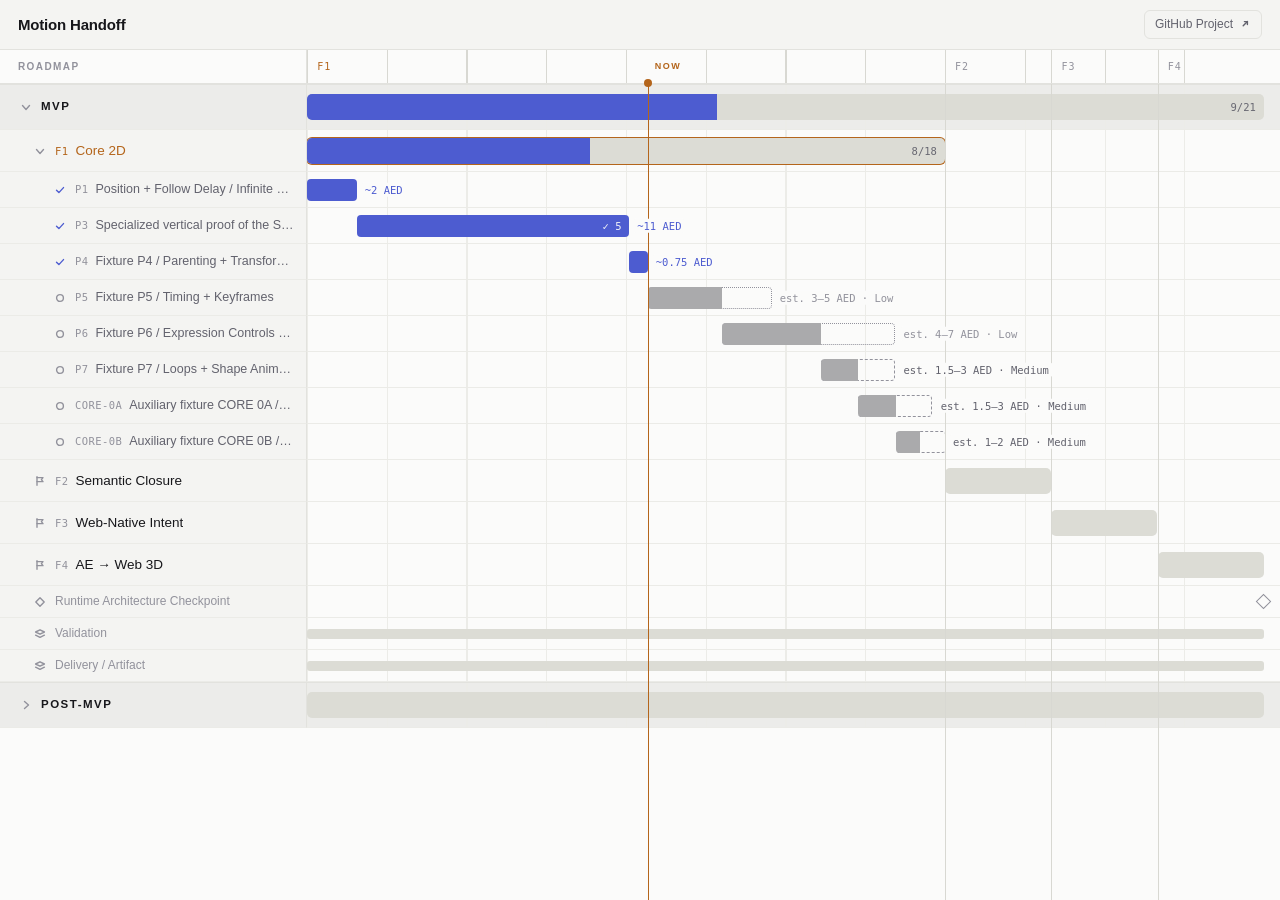
<file: index.html>
<!doctype html>
<html lang="pt-BR">
<head>
<meta charset="utf-8">
<meta name="viewport" content="width=device-width, initial-scale=1">
<title>Motion Handoff · Project Atlas</title>
<link rel="stylesheet" href="atlas.css">
</head>
<body>
<!--
  Casca estrutural. Nenhum estado, percentual, conclusão de fase ou coordenada
  do eixo vive aqui: tudo é renderizado a partir de atlas-data.json, projetado
  das fontes canônicas. Editar esta página não move marcador, não fecha fase e
  não altera progresso.
-->
<div id="atlas" class="app" hidden></div>
<noscript><p class="fallback">Renderizado a partir de <code>atlas-data.json</code>.</p></noscript>
<p id="atlas-error" class="fallback" hidden></p>
<script type="application/json" id="atlas-data">{"schema":3,"links":{"project":"https://github.com/users/diegoaS86/projects/1"},"mvp":{"href":"https://github.com/users/diegoaS86/projects/1/views/6","progress":{"done":9,"total":21,"state":"PARTIAL","ratio":0.42857142857142855},"marker":0.35598705501618116,"checkpoint":{"display":"Runtime Architecture Checkpoint"},"phases":[{"ordinal":"F1","phase":"MOTION_CORE_2D","display":"F1 · Core 2D","current":true,"complete":false,"expandable":true,"href":"https://github.com/users/diegoaS86/projects/1/views/5?filterQuery=phase%3AMOTION_CORE_2D","progress":{"done":8,"total":18,"state":"PARTIAL","ratio":0.4444444444444444},"lane":{"start":0,"end":0.6666666666666666,"width":0.6666666666666666},"items":[{"kind":"milestone","key":"P1","id":null,"title":"Position + Follow Delay / Infinite Loop","status":"Done","done":true,"progress":{"done":1,"total":1,"state":"COMPLETE","ratio":1},"aed":{"kind":"ACTUAL","days":2,"confidence":"MEDIUM"},"href":"https://github.com/users/diegoaS86/projects/1/views/5?filterQuery=phase%3AMOTION_CORE_2D","band":"done","lane":{"start":0,"end":0.0517799352750809,"width":0.0517799352750809},"core":null},{"kind":"feature","key":"P3","id":"P3-SHOWCASE","title":"Specialized vertical proof of the Specialized Output Web (Feature)","status":"Done","done":true,"progress":{"done":5,"total":5,"state":"COMPLETE","ratio":1},"aed":{"kind":"ACTUAL","days":11,"confidence":"MEDIUM"},"href":"https://github.com/users/diegoaS86/projects/1/views/5?filterQuery=MVP_F1_MC2D_P3","band":"done","lane":{"start":0.0517799352750809,"end":0.33656957928802583,"width":0.28478964401294493},"core":null},{"kind":"feature","key":"P4","id":"P4-PARENTING-TRANSFORM","title":"Fixture P4 / Parenting + Transform Complete (Feature)","status":"Done","done":true,"progress":{"done":1,"total":1,"state":"COMPLETE","ratio":1},"aed":{"kind":"ACTUAL","days":0.75,"confidence":"HIGH"},"href":"https://github.com/users/diegoaS86/projects/1/views/5?filterQuery=MVP_F1_MC2D_P4","band":"done","lane":{"start":0.33656957928802583,"end":0.35598705501618116,"width":0.019417475728155338},"core":null},{"kind":"feature","key":"P5","id":"P5-TIMING-KEYFRAMES","title":"Fixture P5 / Timing + Keyframes","status":"Next","done":false,"progress":{"done":0,"total":1,"state":"PARTIAL","ratio":0},"aed":{"kind":"ESTIMATE","min":3,"max":5,"confidence":"LOW","used":null},"href":"https://github.com/users/diegoaS86/projects/1/views/5?filterQuery=MVP_F1_MC2D_P5","band":"active","lane":{"start":0.35598705501618116,"end":0.4854368932038834,"width":0.12944983818770225},"core":{"start":0.35598705501618116,"end":0.43365695792880254,"width":0.07766990291262135}},{"kind":"feature","key":"P6","id":"P6-EXPRESSION-CONTROLS","title":"Fixture P6 / Expression Controls + References","status":"Ready","done":false,"progress":{"done":0,"total":1,"state":"PARTIAL","ratio":0},"aed":{"kind":"ESTIMATE","min":4,"max":7,"confidence":"LOW","used":null},"href":"https://github.com/users/diegoaS86/projects/1/views/5?filterQuery=MVP_F1_MC2D_P6","band":"active","lane":{"start":0.43365695792880254,"end":0.6148867313915857,"width":0.18122977346278316},"core":{"start":0.43365695792880254,"end":0.5372168284789643,"width":0.1035598705501618}},{"kind":"feature","key":"P7","id":"P7-LOOPS-SHAPE-ANIMATION","title":"Fixture P7 / Loops + Shape Animation","status":"Ready","done":false,"progress":{"done":0,"total":1,"state":"PARTIAL","ratio":0},"aed":{"kind":"ESTIMATE","min":1.5,"max":3,"confidence":"MEDIUM","used":null},"href":"https://github.com/users/diegoaS86/projects/1/views/5?filterQuery=MVP_F1_MC2D_P7","band":"active","lane":{"start":0.5372168284789643,"end":0.6148867313915857,"width":0.07766990291262135},"core":{"start":0.5372168284789643,"end":0.576051779935275,"width":0.038834951456310676}},{"kind":"feature","key":"CORE-0A","id":"CORE-0A-BUTTON-TRIM-OFFSET","title":"Auxiliary fixture CORE 0A / Button Trim Offset","status":"Ready","done":false,"progress":{"done":0,"total":1,"state":"PARTIAL","ratio":0},"aed":{"kind":"ESTIMATE","min":1.5,"max":3,"confidence":"MEDIUM","used":null},"href":"https://github.com/users/diegoaS86/projects/1/views/5?filterQuery=MVP_F1_MC2D_CORE-0A","band":"active","lane":{"start":0.576051779935275,"end":0.6537216828478963,"width":0.07766990291262135},"core":{"start":0.576051779935275,"end":0.6148867313915857,"width":0.038834951456310676}},{"kind":"feature","key":"CORE-0B","id":"CORE-0B-TRIM-INDIVIDUALLY","title":"Auxiliary fixture CORE 0B / Trim Individually","status":"Ready","done":false,"progress":{"done":0,"total":1,"state":"PARTIAL","ratio":0},"aed":{"kind":"ESTIMATE","min":1,"max":2,"confidence":"MEDIUM","used":null},"href":"https://github.com/users/diegoaS86/projects/1/views/5?filterQuery=MVP_F1_MC2D_CORE-0B","band":"active","lane":{"start":0.6148867313915857,"end":0.6666666666666665,"width":0.0517799352750809},"core":{"start":0.6148867313915857,"end":0.6407766990291262,"width":0.02588996763754045}}]},{"ordinal":"F2","phase":"SEMANTIC_CLOSURE","display":"F2 · Semantic Closure","current":false,"complete":false,"expandable":false,"href":"https://github.com/users/diegoaS86/projects/1/views/5?filterQuery=phase%3ASEMANTIC_CLOSURE","progress":{"done":0,"total":1,"state":"PARTIAL","ratio":0},"lane":{"start":0.6666666666666666,"end":0.7777777777777777,"width":0.1111111111111111},"items":[]},{"ordinal":"F3","phase":"INTERACTION_SEMANTICS","display":"F3 · Web-Native Intent","current":false,"complete":false,"expandable":false,"href":"https://github.com/users/diegoaS86/projects/1/views/5?filterQuery=phase%3AINTERACTION_SEMANTICS","progress":{"done":0,"total":0,"state":"EMPTY","ratio":null},"lane":{"start":0.7777777777777778,"end":0.8888888888888888,"width":0.1111111111111111},"items":[]},{"ordinal":"F4","phase":"THREE_D","display":"F4 · AE → Web 3D","current":false,"complete":false,"expandable":false,"href":"https://github.com/users/diegoaS86/projects/1/views/5?filterQuery=phase%3ATHREE_D","progress":{"done":0,"total":1,"state":"PARTIAL","ratio":0},"lane":{"start":0.8888888888888888,"end":1,"width":0.1111111111111111},"items":[]}]},"crossCutting":{"href":"https://github.com/users/diegoaS86/projects/1/views/7","tracks":[{"phase":"VALIDATION","display":"Validation","href":"https://github.com/users/diegoaS86/projects/1/views/5?filterQuery=phase%3AVALIDATION","progress":{"done":0,"total":0,"state":"EMPTY","ratio":null}},{"phase":"DELIVERY_ARTIFACT","display":"Delivery / Artifact","href":"https://github.com/users/diegoaS86/projects/1/views/5?filterQuery=phase%3ADELIVERY_ARTIFACT","progress":{"done":0,"total":2,"state":"PARTIAL","ratio":0}}]},"postMvp":{"href":"https://github.com/users/diegoaS86/projects/1/views/8","progress":{"done":0,"total":1,"state":"PARTIAL","ratio":0},"domains":["PROCEDURAL_WEB_NATIVE_MOTION","ADVANCED_EFFECTS","RIGGING","RUNTIME_EXTENSIBILITY","AUDIO_PERIPHERAL"]},"problems":[]}</script>
<script src="atlas.js"></script>
</body>
</html>
</file>
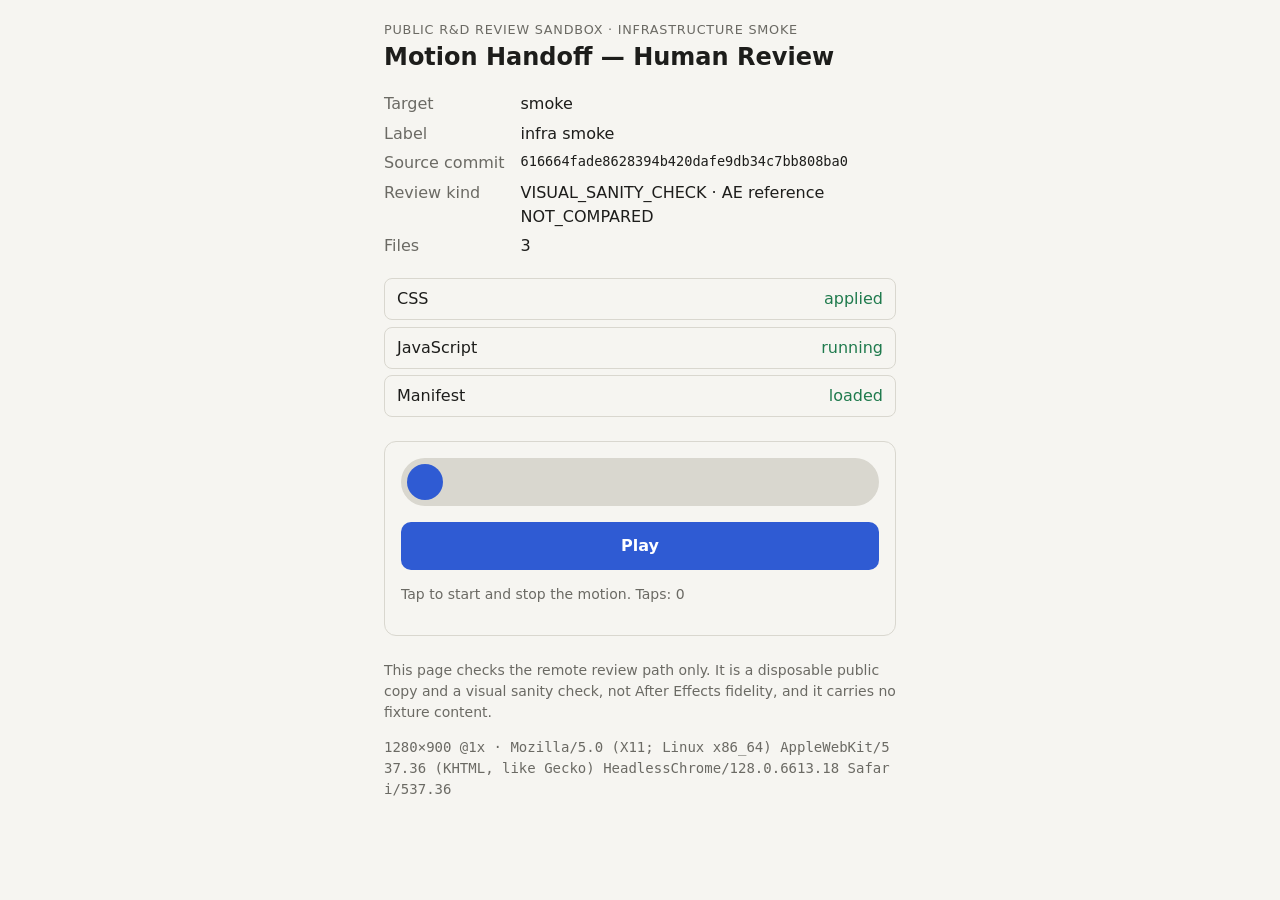
<file: review-sandbox/index.html>
<!doctype html>
<html lang="en">
<head>
  <meta charset="utf-8">
  <meta name="viewport" content="width=device-width, initial-scale=1, viewport-fit=cover">
  <meta name="robots" content="noindex, nofollow">
  <title>Motion Handoff — Human Review</title>
  <link rel="stylesheet" href="smoke.css">
</head>
<body>
  <main>
    <header>
      <p class="eyebrow">Public R&amp;D review sandbox · infrastructure smoke</p>
      <h1>Motion Handoff — Human Review</h1>
    </header>

    <dl class="facts">
      <dt>Target</dt><dd id="target">loading manifest…</dd>
      <dt>Label</dt><dd id="label">—</dd>
      <dt>Source commit</dt><dd id="sha" class="mono">—</dd>
      <dt>Review kind</dt><dd id="kind">—</dd>
      <dt>Files</dt><dd id="files">—</dd>
    </dl>

    <section class="checks" aria-label="Static asset checks">
      <p id="check-css" class="check" data-state="fail">CSS <span>not applied</span></p>
      <p id="check-js" class="check" data-state="fail">JavaScript <span>not running</span></p>
      <p id="check-manifest" class="check" data-state="fail">Manifest <span>not loaded</span></p>
    </section>

    <section class="stage" aria-label="Interactive control">
      <div class="track"><div id="dot" class="dot"></div></div>
      <button id="toggle" type="button" disabled>Play</button>
      <p class="hint">Tap to start and stop the motion. Taps: <output id="taps">0</output></p>
    </section>

    <p class="note">This page checks the remote review path only. It is a disposable public copy and a visual sanity check, not
      After Effects fidelity, and it carries no fixture content.</p>
    <p class="viewport mono" id="viewport"></p>
  </main>
  <script src="smoke.js"></script>
</body>
</html>
</file>
<file: atlas.css>
/*
  Motion Handoff · Project Atlas
  Ferramenta de tela cheia: coluna de hierarquia fixa à esquerda, timeline à
  direita. O eixo horizontal é progressão relativa — nunca calendário. Dentro
  de uma fase medida, o comprimento de uma linha é proporcional aos seus
  Active Execution Days (D-015), e ainda assim nenhuma data é desenhada.

  Dark é o tema base. Claro existe para quem pediu claro no sistema.
*/

:root {
  color-scheme: dark;

  --bg: #0c0c10;
  --rail-bg: #101015;
  --row-hover: #16161d;
  --line: #1e1e26;
  --line-soft: #17171d;
  --grid: #16161c;
  --grid-edge: #26262f;

  --txt: #eaeaef;
  --txt-2: #9a9aa8;
  --txt-3: #62626e;

  /* Três cores fazem trabalho semântico. Nenhuma outra é usada. */
  --done: #6d7ce8;
  --current: #e8974a;
  --blocked: #dd5c78;

  /* Massa neutra: futuro é barra de verdade, não contorno. */
  --neutral: #23232c;
  --neutral-hi: #2e2e39;

  --mono: ui-monospace, SFMono-Regular, "SF Mono", Menlo, Consolas, monospace;
  --sans: -apple-system, BlinkMacSystemFont, "Segoe UI", Inter, Roboto, Helvetica, Arial, sans-serif;

  --rail: clamp(258px, 24vw, 320px);
  /* Folga à direita do eixo: o fim da jornada (x = 1) precisa caber inteiro,
     em vez de ser cortado pela borda do viewport. */
  --gut: 16px;
  --pad: 18px;
  --timeline-min: 640px;
  --ruler-h: 34px;
}

@media (prefers-color-scheme: light) {
  :root {
    color-scheme: light;
    --bg: #fbfbfa;
    --rail-bg: #f4f4f2;
    --row-hover: #eeeeec;
    --line: #e2e2de;
    --line-soft: #ebebe7;
    --grid: #ecece8;
    --grid-edge: #d8d8d2;
    --txt: #17171b;
    --txt-2: #62626d;
    --txt-3: #92929c;
    --done: #4d5cd0;
    --current: #b4651b;
    --blocked: #c23a58;
    --neutral: #dcdcd5;
    --neutral-hi: #c8c8c0;
  }
}

* { box-sizing: border-box; }

html, body { height: 100%; }

body {
  margin: 0;
  background: var(--bg);
  color: var(--txt);
  font: 13px/1.45 var(--sans);
  -webkit-font-smoothing: antialiased;
  overflow: hidden;
}

.fallback {
  max-width: 40rem;
  margin: 4rem auto;
  padding: 0 1.5rem;
  color: var(--txt-2);
}

/* ── shell ───────────────────────────────────────────────────────── */

.app {
  display: flex;
  flex-direction: column;
  width: 100vw;
  height: 100vh;
  overflow: hidden;
}

.topbar {
  flex: none;
  display: flex;
  align-items: center;
  justify-content: space-between;
  gap: 16px;
  height: 50px;
  padding: 0 var(--pad);
  border-bottom: 1px solid var(--line);
  background: var(--rail-bg);
}

.topbar h1 {
  margin: 0;
  font: 600 15px/1 var(--sans);
  letter-spacing: -.012em;
}

.ext {
  display: inline-flex;
  align-items: center;
  gap: 6px;
  padding: 5px 10px;
  border: 1px solid var(--line);
  border-radius: 6px;
  color: var(--txt-2);
  font-size: 12px;
  text-decoration: none;
  transition: color .14s ease, border-color .14s ease, background .14s ease;
}

.ext:hover { color: var(--txt); border-color: var(--grid-edge); background: var(--row-hover); }

/* O board rola nos dois eixos; a coluna de hierarquia e a régua ficam. */
.board {
  flex: 1;
  overflow: auto;
  overscroll-behavior: contain;
}

.canvas {
  position: relative;
  min-width: calc(var(--rail) + var(--timeline-min) + var(--gut));
  /* O canvas ocupa a altura toda mesmo com poucas linhas: as verticais do eixo
     descem até o fim, como numa timeline de verdade, em vez de pararem na
     última linha e deixarem o rodapé órfão. */
  min-height: 100%;
  padding-bottom: 48px;
}

/* ── linha ───────────────────────────────────────────────────────── */

.row {
  display: grid;
  grid-template-columns: var(--rail) minmax(0, 1fr) var(--gut);
  align-items: stretch;
  height: 36px;
}

.row--horizon { height: 46px; }
.row--phase { height: 42px; }
.row--lane { height: 32px; }

.rname {
  position: sticky;
  left: 0;
  /* Acima do rótulo de AED (2), que por sua vez fica acima do marcador (1). */
  z-index: 3;
  display: flex;
  align-items: center;
  gap: 7px;
  min-width: 0;
  padding: 0 12px 0 var(--pad);
  background: var(--rail-bg);
  border-right: 1px solid var(--line);
  border-bottom: 1px solid var(--line-soft);
}

.rtrack {
  position: relative;
  border-bottom: 1px solid var(--line-soft);
  /* Grid vertical: doze divisões finas, atrás de tudo o que a linha desenha. */
  background-image: repeating-linear-gradient(
    to right, var(--grid) 0 1px, transparent 1px calc(100% / 12)
  );
}

.rgut { border-bottom: 1px solid var(--line-soft); }
.ruler .rgut { border-bottom: 1px solid var(--line); }
.row--horizon .rgut { border-top: 1px solid var(--line); background-color: color-mix(in srgb, var(--rail-bg) 82%, var(--txt) 4%); }

.row:hover .rname { background: var(--row-hover); }
.row:hover .rtrack,
.row:hover .rgut { background-color: var(--row-hover); }

/* O horizonte pesa mais: fundo próprio e régua superior. */
.row--horizon .rname,
.row--horizon .rtrack {
  border-top: 1px solid var(--line);
  background-color: color-mix(in srgb, var(--rail-bg) 82%, var(--txt) 4%);
}

.row--horizon:hover .rname,
.row--horizon:hover .rtrack { background-color: var(--row-hover); }

/* ── coluna de hierarquia ────────────────────────────────────────── */

.chev {
  flex: none;
  width: 16px;
  height: 16px;
  padding: 0;
  border: 0;
  border-radius: 4px;
  background: none;
  color: var(--txt-3);
  cursor: pointer;
  display: grid;
  place-items: center;
  transition: transform .15s ease, color .14s ease, background .14s ease;
}

.chev:hover { color: var(--txt); background: var(--neutral); }
.chev:focus-visible { outline: 2px solid var(--current); outline-offset: 1px; }
.chev[aria-expanded="true"] { transform: rotate(90deg); }

.ico { flex: none; width: 16px; height: 16px; display: grid; place-items: center; color: var(--txt-3); }
.ico[data-state="Done"] { color: var(--done); }
.ico[data-state="Now"],
.ico[data-state="Review"],
.ico[data-state="Approved"] { color: var(--current); }
.ico[data-state="Blocked"] { color: var(--blocked); }

.nlabel {
  display: flex;
  align-items: baseline;
  gap: 7px;
  min-width: 0;
  color: inherit;
  text-decoration: none;
}

.txt { overflow: hidden; text-overflow: ellipsis; white-space: nowrap; }
a.nlabel:hover .txt { color: var(--txt); text-decoration: underline; text-underline-offset: 2.5px; }

.key {
  flex: none;
  font: 500 10.5px/1 var(--mono);
  letter-spacing: .04em;
  color: var(--txt-3);
}

.row--horizon .txt { font: 600 11.5px/1 var(--sans); letter-spacing: .13em; text-transform: uppercase; }
.row--phase .txt { font-size: 13.5px; font-weight: 500; color: var(--txt); }
.row--phase[data-current="true"] .txt,
.row--phase[data-current="true"] .key { color: var(--current); }
.row--item .txt { font-size: 12.5px; color: var(--txt-2); }
.row--lane .txt { font-size: 12px; color: var(--txt-3); }

/* Recuo por nível, dentro da coluna — nunca na linha, para o eixo não deslizar. */
.lvl-1 { padding-left: calc(var(--pad) + 14px); }
.lvl-2 { padding-left: calc(var(--pad) + 34px); }

/* ── barras ──────────────────────────────────────────────────────── */
/*
  `--s` e `--e` são início e fim no eixo relativo `0..1`; `--f` é a fração
  concluída. Os três vêm da projeção, na escala relativa ou em Active
  Execution Days (D-015) — nunca em datas.
*/

.bar {
  position: absolute;
  top: 50%;
  transform: translateY(-50%);
  left: calc(var(--s) * 100%);
  width: calc((var(--e) - var(--s)) * 100%);
  min-width: 14px;
  height: 26px;
  border-radius: 5px;
  background: var(--neutral);
  overflow: hidden;
  display: flex;
  align-items: center;
  justify-content: flex-end;
  text-decoration: none;
  container-type: inline-size;
  transition: filter .14s ease, box-shadow .14s ease;
}

.row--item .bar { height: 22px; border-radius: 4px; }
.row--lane .bar { height: 10px; border-radius: 3px; }

/* O preenchimento é o progresso, e só ele. */
.bar > i {
  position: absolute;
  inset: 0 auto 0 0;
  width: calc(var(--f) * 100%);
  background: var(--done);
  transition: width .2s ease;
}

.bar[data-done="true"] { background: var(--done); }
.bar[data-band="active"] { background: var(--neutral-hi); }

/*
  Estimate em Active Execution Days (D-015). `.bcore` é a parte preenchida: a
  base do Estimate, ou o progresso confirmado quando passa dela. A barra inteira
  vai além, até o máximo, e esse trecho é a contingência — sempre vazada,
  porque é incerteza, não trabalho previsto. A Confidence muda só o traço do
  contorno — contínuo (High), tracejado (Medium), pontilhado (Low) — e nunca
  o comprimento: Confidence não altera o número estimado.
  `:where()` mantém a especificidade de um atributo só, para que Blocked e
  Waiting, declarados depois, continuem vencendo.
*/
.bar[data-aed="estimate"] {
  background: transparent;
  outline: 1px solid var(--txt-3);
  outline-offset: -1px;
}
.bar[data-aed="estimate"]:where([data-confidence="MEDIUM"]) { outline-style: dashed; }
.bar[data-aed="estimate"]:where([data-confidence="LOW"]) { outline-style: dotted; }

.bar[data-state="Blocked"] {
  background: color-mix(in srgb, var(--blocked) 22%, var(--neutral));
  box-shadow: inset 2px 0 0 var(--blocked);
}

/* Suspenso: presente, sem avanço. */
.bar[data-state="Waiting"] {
  background: repeating-linear-gradient(
    -45deg, var(--neutral-hi) 0 5px, var(--neutral) 5px 10px
  );
}

.row--phase[data-current="true"] .bar { box-shadow: 0 0 0 1px var(--current); }

a.bar:hover { filter: brightness(1.22); }
@media (prefers-color-scheme: light) { a.bar:hover { filter: brightness(.94); } }

/* Fração dentro da barra, e só quando algo já fechou e há espaço para ela. */
/*
  A fração fica encostada à direita, portanto quase sempre sobre a parte NÃO
  preenchida da barra — daí a cor de texto ser a regra, e a invertida valer só
  quando a barra inteira está preenchida.
*/
.bval {
  position: relative;
  padding: 0 8px;
  font: 500 10.5px/1 var(--mono);
  color: var(--txt-2);
  opacity: 0;
  white-space: nowrap;
  transition: opacity .14s ease;
}

.bar[data-done="true"] .bval { color: var(--bg); }

@container (min-width: 66px) { .bval { opacity: .95; } }

/* A parte preenchida do Estimate: a base, ou o progresso confirmado além dela.
   Só forma, sem clique. */
.bcore {
  position: absolute;
  top: 50%;
  transform: translateY(-50%);
  left: calc(var(--s) * 100%);
  width: calc((var(--e) - var(--s)) * 100%);
  height: 22px;
  border-radius: 4px 0 0 4px;
  background: color-mix(in srgb, var(--txt-3) 55%, var(--neutral-hi));
  pointer-events: none;
}

/* O AED escrito logo após o fim da barra: cabe mesmo quando a barra é curta. */
.baed {
  position: absolute;
  top: 50%;
  transform: translateY(-50%);
  left: calc(var(--e) * 100%);
  margin-left: 4px;
  padding: 2px 4px;
  border-radius: 3px;
  font: 500 10.5px/1 var(--mono);
  color: var(--txt-2);
  white-space: nowrap;
  pointer-events: none;
  /* Acima do marcador de agora, que cruza o rótulo de quem termina perto
     dele; o fundo da própria linha recorta o marcador só atrás do texto. */
  z-index: 2;
  background: var(--bg);
}

.row:hover .baed { background: var(--row-hover); }

.baed[data-aed="actual"] { color: var(--done); }
.baed[data-confidence="LOW"] { color: var(--txt-3); }

/* ── régua ───────────────────────────────────────────────────────── */

.ruler {
  position: sticky;
  top: 0;
  z-index: 4;
  height: var(--ruler-h);
  background: var(--bg);
}

.ruler .rname {
  z-index: 5;
  background: var(--bg);
  border-bottom: 1px solid var(--line);
  font: 600 10px/1 var(--sans);
  letter-spacing: .14em;
  text-transform: uppercase;
  color: var(--txt-3);
}

.ruler .rtrack {
  border-bottom: 1px solid var(--line);
  background-image: repeating-linear-gradient(
    to right, var(--grid-edge) 0 1px, transparent 1px calc(100% / 12)
  );
}

/* Cada segmento nomeia a etapa que ocupa aquele trecho do eixo — estrutura,
   não tempo. É esta faixa que passa a mostrar meses quando houver datas. */
.seg {
  position: absolute;
  top: 0;
  bottom: 0;
  left: calc(var(--s) * 100%);
  width: calc((var(--e) - var(--s)) * 100%);
  display: flex;
  align-items: center;
  padding-left: 9px;
  border-left: 1px solid var(--grid-edge);
  font: 500 10px/1 var(--mono);
  letter-spacing: .1em;
  color: var(--txt-3);
}

.seg[data-current="true"] { color: var(--current); }

/* ── sobreposição: limites de fase e marcador de agora ───────────── */

.overlay {
  position: absolute;
  left: var(--rail);
  right: var(--gut);
  top: 0;
  bottom: 0;
  z-index: 1;
  pointer-events: none;
}

.edge {
  position: absolute;
  top: var(--ruler-h);
  bottom: 0;
  left: calc(var(--x) * 100%);
  width: 1px;
  background: var(--grid-edge);
}

.now {
  position: absolute;
  top: var(--ruler-h);
  bottom: 0;
  left: calc(var(--x) * 100%);
  width: 1px;
  background: var(--current);
  z-index: 2;
}

/* A cabeça fica na régua, acima do fundo opaco dela — daí viver ali e não na
   sobreposição, que passa por baixo. */
.now-head {
  position: absolute;
  top: 0;
  bottom: 0;
  left: calc(var(--x) * 100%);
  display: flex;
  align-items: center;
  gap: 6px;
  padding-left: 7px;
  font: 600 9px/1 var(--sans);
  letter-spacing: .16em;
  color: var(--current);
  pointer-events: none;
  white-space: nowrap;
}

.now-head::before {
  content: "";
  position: absolute;
  left: -3.5px;
  bottom: -4px;
  width: 8px;
  height: 8px;
  border-radius: 50%;
  background: var(--current);
}

/* Losango de consolidação: marca um ponto do eixo, não um intervalo. */
.rmark {
  position: absolute;
  top: 50%;
  left: calc(var(--x) * 100%);
  width: 11px;
  height: 11px;
  margin: -6px 0 0 -6px;
  transform: rotate(45deg);
  border: 1px solid var(--txt-3);
  background: var(--bg);
}

/* ── grupos e animação ───────────────────────────────────────────── */

.group {
  display: grid;
  grid-template-rows: 1fr;
  transition: grid-template-rows .16s ease;
}

.group[data-open="false"] { grid-template-rows: 0fr; }
.group > .group-inner { overflow: hidden; min-height: 0; }

/* ── problema de fonte ───────────────────────────────────────────── */

.trouble {
  position: sticky;
  left: 0;
  padding: 10px var(--pad);
  font: 11.5px/1.4 var(--mono);
  color: var(--blocked);
}

/* ── responsivo ──────────────────────────────────────────────────── */

@media (max-width: 720px) {
  :root { --rail: 190px; --pad: 12px; --timeline-min: 520px; }
  .row--item .txt { font-size: 12px; }
}

@media (prefers-reduced-motion: reduce) {
  *, .group { transition: none !important; }
}
</file>
<file: review-sandbox/smoke.css>
:root {
  --bg: #f6f5f1;
  --fg: #1d1d1b;
  --muted: #6b6a64;
  --line: #d9d7cf;
  --ok: #1f7a4d;
  --bad: #b3261e;
  --accent: #2f5bd3;
  /* Read by smoke.js: proves this stylesheet loaded. */
  --smoke-css-loaded: 1;
}

@media (prefers-color-scheme: dark) {
  :root {
    --bg: #161614;
    --fg: #ecebe6;
    --muted: #9c9a92;
    --line: #34332f;
    --ok: #5cc28f;
    --bad: #f08a80;
    --accent: #8aa6ff;
  }
}

* { box-sizing: border-box; }

body {
  margin: 0;
  background: var(--bg);
  color: var(--fg);
  font: 16px/1.5 system-ui, -apple-system, "Segoe UI", Roboto, sans-serif;
}

main {
  max-width: 34rem;
  margin: 0 auto;
  padding: max(1.25rem, env(safe-area-inset-top)) 1rem 2rem;
}

.eyebrow { margin: 0; color: var(--muted); font-size: 0.8rem; text-transform: uppercase; letter-spacing: 0.06em; }
h1 { margin: 0.25rem 0 1.25rem; font-size: 1.5rem; line-height: 1.2; }
.mono { font-family: ui-monospace, "SF Mono", Menlo, Consolas, monospace; font-size: 0.85rem; word-break: break-all; }

.facts { display: grid; grid-template-columns: auto 1fr; gap: 0.35rem 1rem; margin: 0 0 1.25rem; }
.facts dt { color: var(--muted); }
.facts dd { margin: 0; }

.checks { display: grid; gap: 0.4rem; margin-bottom: 1.5rem; }
.check { margin: 0; padding: 0.5rem 0.75rem; border: 1px solid var(--line); border-radius: 8px; }
.check span { float: right; }
.check[data-state="ok"] span { color: var(--ok); }
.check[data-state="fail"] span { color: var(--bad); }

.stage { border: 1px solid var(--line); border-radius: 12px; padding: 1rem; }
.track { position: relative; height: 3rem; margin-bottom: 1rem; border-radius: 999px; background: var(--line); }
.dot {
  position: absolute; top: 0.375rem; left: 0.375rem;
  width: 2.25rem; height: 2.25rem; border-radius: 50%;
  background: var(--accent);
  animation: slide 1.6s ease-in-out infinite alternate;
  animation-play-state: paused;
}
.dot.playing { animation-play-state: running; }
@keyframes slide { to { left: calc(100% - 2.625rem); transform: rotate(180deg); } }

button {
  width: 100%; min-height: 3rem;
  border: 0; border-radius: 10px;
  background: var(--accent); color: #fff;
  font: inherit; font-weight: 600;
  touch-action: manipulation;
}
button:disabled { opacity: 0.4; }
.hint, .note, .viewport { color: var(--muted); font-size: 0.875rem; }
.note { margin-top: 1.5rem; }
</file>
